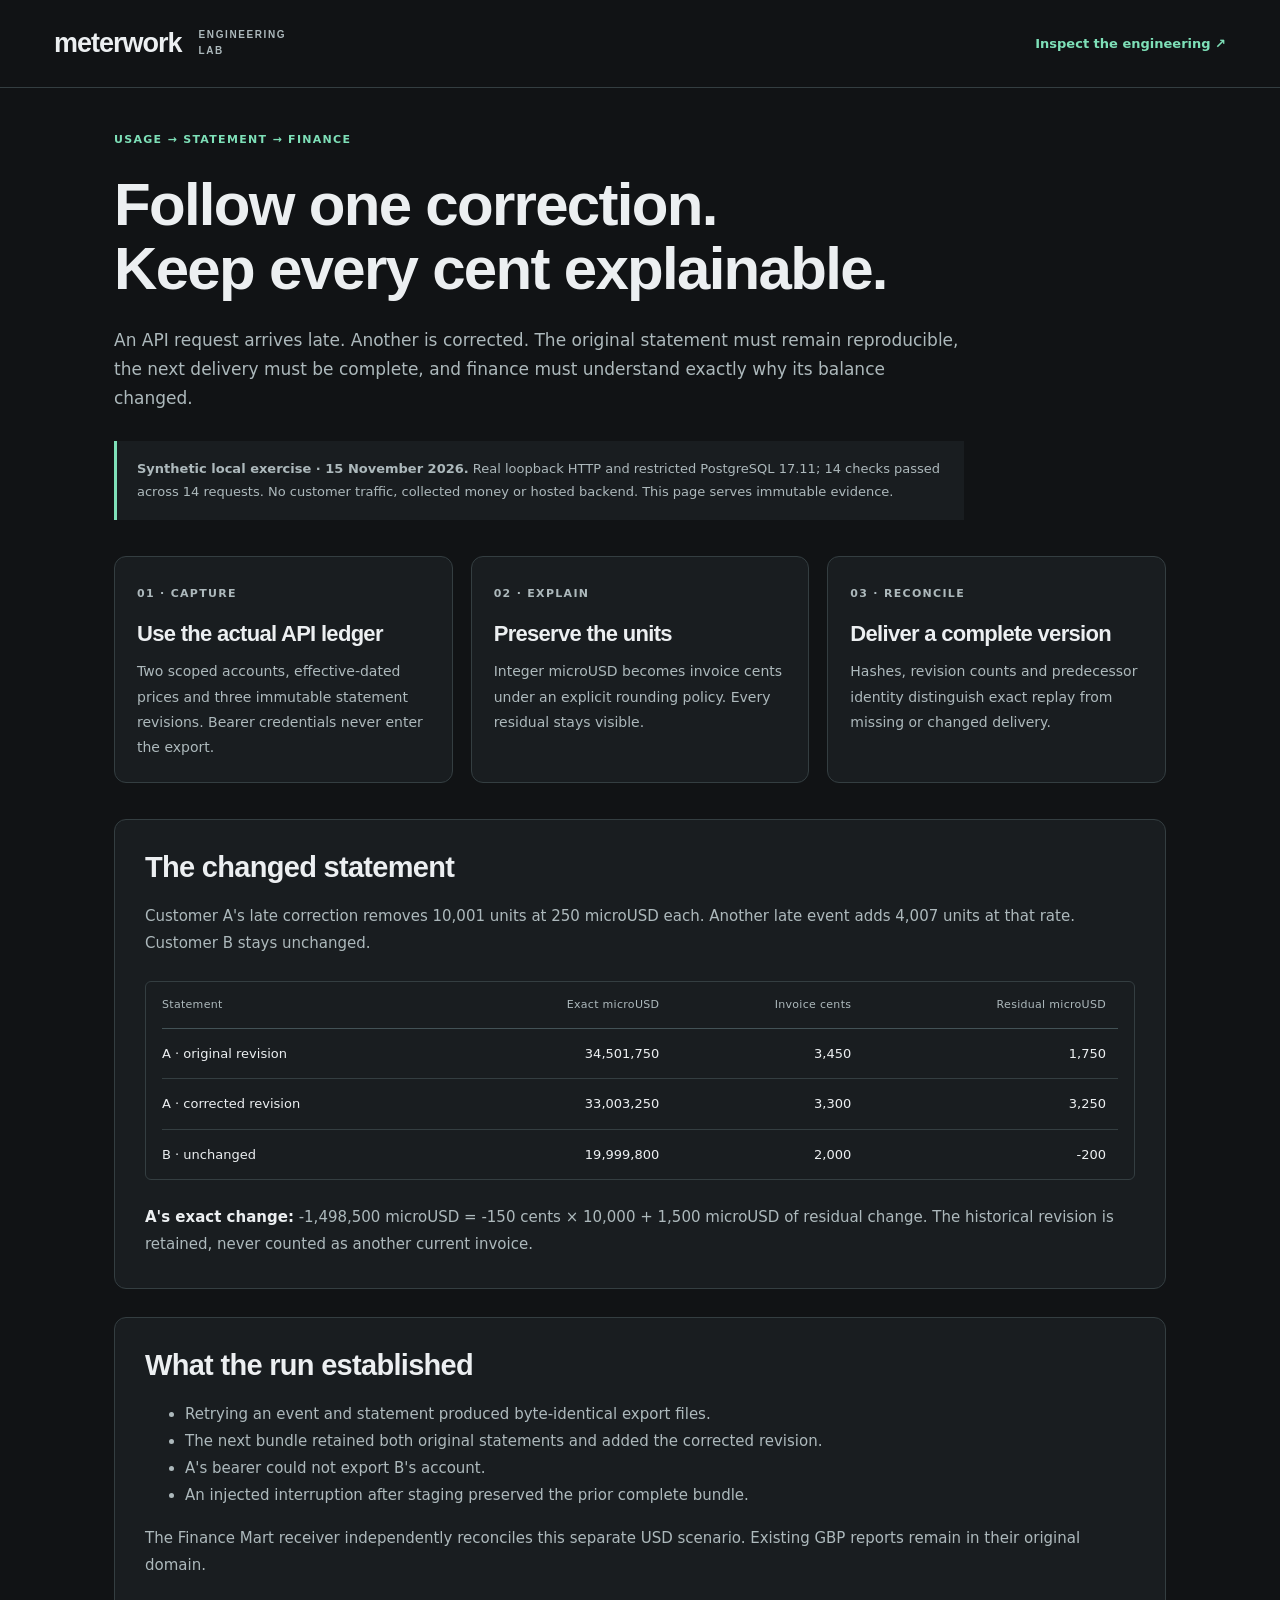
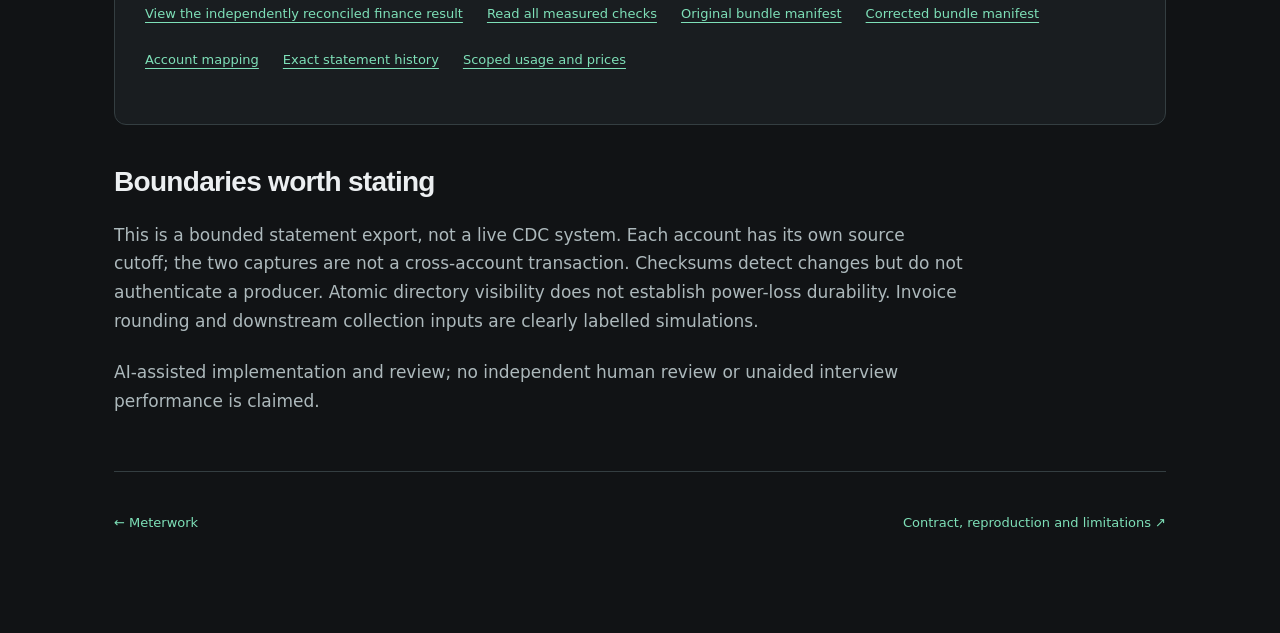
<file: web/finance-bridge/index.html>
<!doctype html>
<html lang="en">
<head><meta charset="utf-8"><meta name="viewport" content="width=device-width,initial-scale=1">
<meta name="description" content="Trace a late usage correction through immutable statements, exact money units and a versioned Finance Mart export. Synthetic local evidence.">
<title>Meterwork → Finance · Follow the correction</title>
<link rel="stylesheet" href="../styles.css?v=5">
<style>main{max-width:1100px;margin:auto;padding:30px 24px 60px}.intro{max-width:760px}.intro h1{font-size:clamp(2.3rem,6vw,4rem);line-height:1.08;margin:24px 0}.intro p{line-height:1.7}.steps{display:grid;grid-template-columns:repeat(3,1fr);gap:16px;margin:30px 0}.steps article{padding:22px}.steps h2{font-size:1.15rem}.proof{padding:24px;margin:24px 0}.proof p,.proof li{line-height:1.65}.links{display:flex;gap:20px;flex-wrap:wrap;margin:24px 0}td,th{padding:14px 12px}code{overflow-wrap:anywhere}.scope{border-left:3px solid #b9aa7e;padding-left:18px}@media(max-width:720px){.steps{grid-template-columns:1fr}.table-scroll{overflow-x:auto}}a{color:inherit}</style></head>
<body class="bridge-page"><a class="skip-link" href="#main">Skip to content</a>
<header class="topbar"><a class="brand" href="../">meterwork <span class="edition">ENGINEERING LAB</span></a><a class="text-link" href="https://github.com/VasilenData/usage-metering-platform/blob/main/docs/FINANCE_BRIDGE.md">Inspect the engineering ↗</a></header>
<main id="main"><section class="intro"><span class="eyebrow">USAGE → STATEMENT → FINANCE</span><h1>Follow one correction.<br>Keep every cent explainable.</h1>
<p>An API request arrives late. Another is corrected. The original statement must remain reproducible, the next delivery must be complete, and finance must understand exactly why its balance changed.</p>
<p class="scope"><strong>Synthetic local exercise · 15 November 2026.</strong> Real loopback HTTP and restricted PostgreSQL 17.11; 14 checks passed across 14 requests. No customer traffic, collected money or hosted backend. This page serves immutable evidence.</p></section>
<section class="steps" aria-label="Integration steps"><article class="panel"><span class="small-label">01 · CAPTURE</span><h2>Use the actual API ledger</h2><p>Two scoped accounts, effective-dated prices and three immutable statement revisions. Bearer credentials never enter the export.</p></article><article class="panel"><span class="small-label">02 · EXPLAIN</span><h2>Preserve the units</h2><p>Integer microUSD becomes invoice cents under an explicit rounding policy. Every residual stays visible.</p></article><article class="panel"><span class="small-label">03 · RECONCILE</span><h2>Deliver a complete version</h2><p>Hashes, revision counts and predecessor identity distinguish exact replay from missing or changed delivery.</p></article></section>
<section class="panel proof"><h2>The changed statement</h2><p>Customer A's late correction removes 10,001 units at 250 microUSD each. Another late event adds 4,007 units at that rate. Customer B stays unchanged.</p>
<div class="table-scroll"><table><caption class="sr-only">Actual exported statement totals and explicit invoice policy</caption><thead><tr><th>Statement</th><th>Exact microUSD</th><th>Invoice cents</th><th>Residual microUSD</th></tr></thead><tbody><tr><td>A · original revision</td><td>34,501,750</td><td>3,450</td><td>1,750</td></tr><tr><td>A · corrected revision</td><td>33,003,250</td><td>3,300</td><td>3,250</td></tr><tr><td>B · unchanged</td><td>19,999,800</td><td>2,000</td><td>-200</td></tr></tbody></table></div>
<p><strong>A's exact change:</strong> -1,498,500 microUSD = -150 cents × 10,000 + 1,500 microUSD of residual change. The historical revision is retained, never counted as another current invoice.</p></section>
<section class="panel proof"><h2>What the run established</h2><ul><li>Retrying an event and statement produced byte-identical export files.</li><li>The next bundle retained both original statements and added the corrected revision.</li><li>A's bearer could not export B's account.</li><li>An injected interruption after staging preserved the prior complete bundle.</li></ul><p>The Finance Mart receiver independently reconciles this separate USD scenario. Existing GBP reports remain in their original domain.</p>
<div class="links"><a href="https://vasilendata.github.io/ecommerce-finance-mart/meterwork-bridge/">View the independently reconciled finance result</a><a href="report.json">Read all measured checks</a><a href="bundle-001/manifest.json">Original bundle manifest</a><a href="bundle-002/manifest.json">Corrected bundle manifest</a></div>
<div class="links"><a href="bundle-002/accounts.json">Account mapping</a><a href="bundle-002/statements.json">Exact statement history</a><a href="bundle-002/source_snapshots.json">Scoped usage and prices</a></div></section>
<section class="intro"><h2>Boundaries worth stating</h2><p>This is a bounded statement export, not a live CDC system. Each account has its own source cutoff; the two captures are not a cross-account transaction. Checksums detect changes but do not authenticate a producer. Atomic directory visibility does not establish power-loss durability. Invoice rounding and downstream collection inputs are clearly labelled simulations.</p><p>AI-assisted implementation and review; no independent human review or unaided interview performance is claimed.</p></section>
<footer><a href="../">← Meterwork</a><a href="https://github.com/VasilenData/usage-metering-platform/blob/main/docs/FINANCE_BRIDGE.md">Contract, reproduction and limitations ↗</a></footer></main></body></html>
</file>
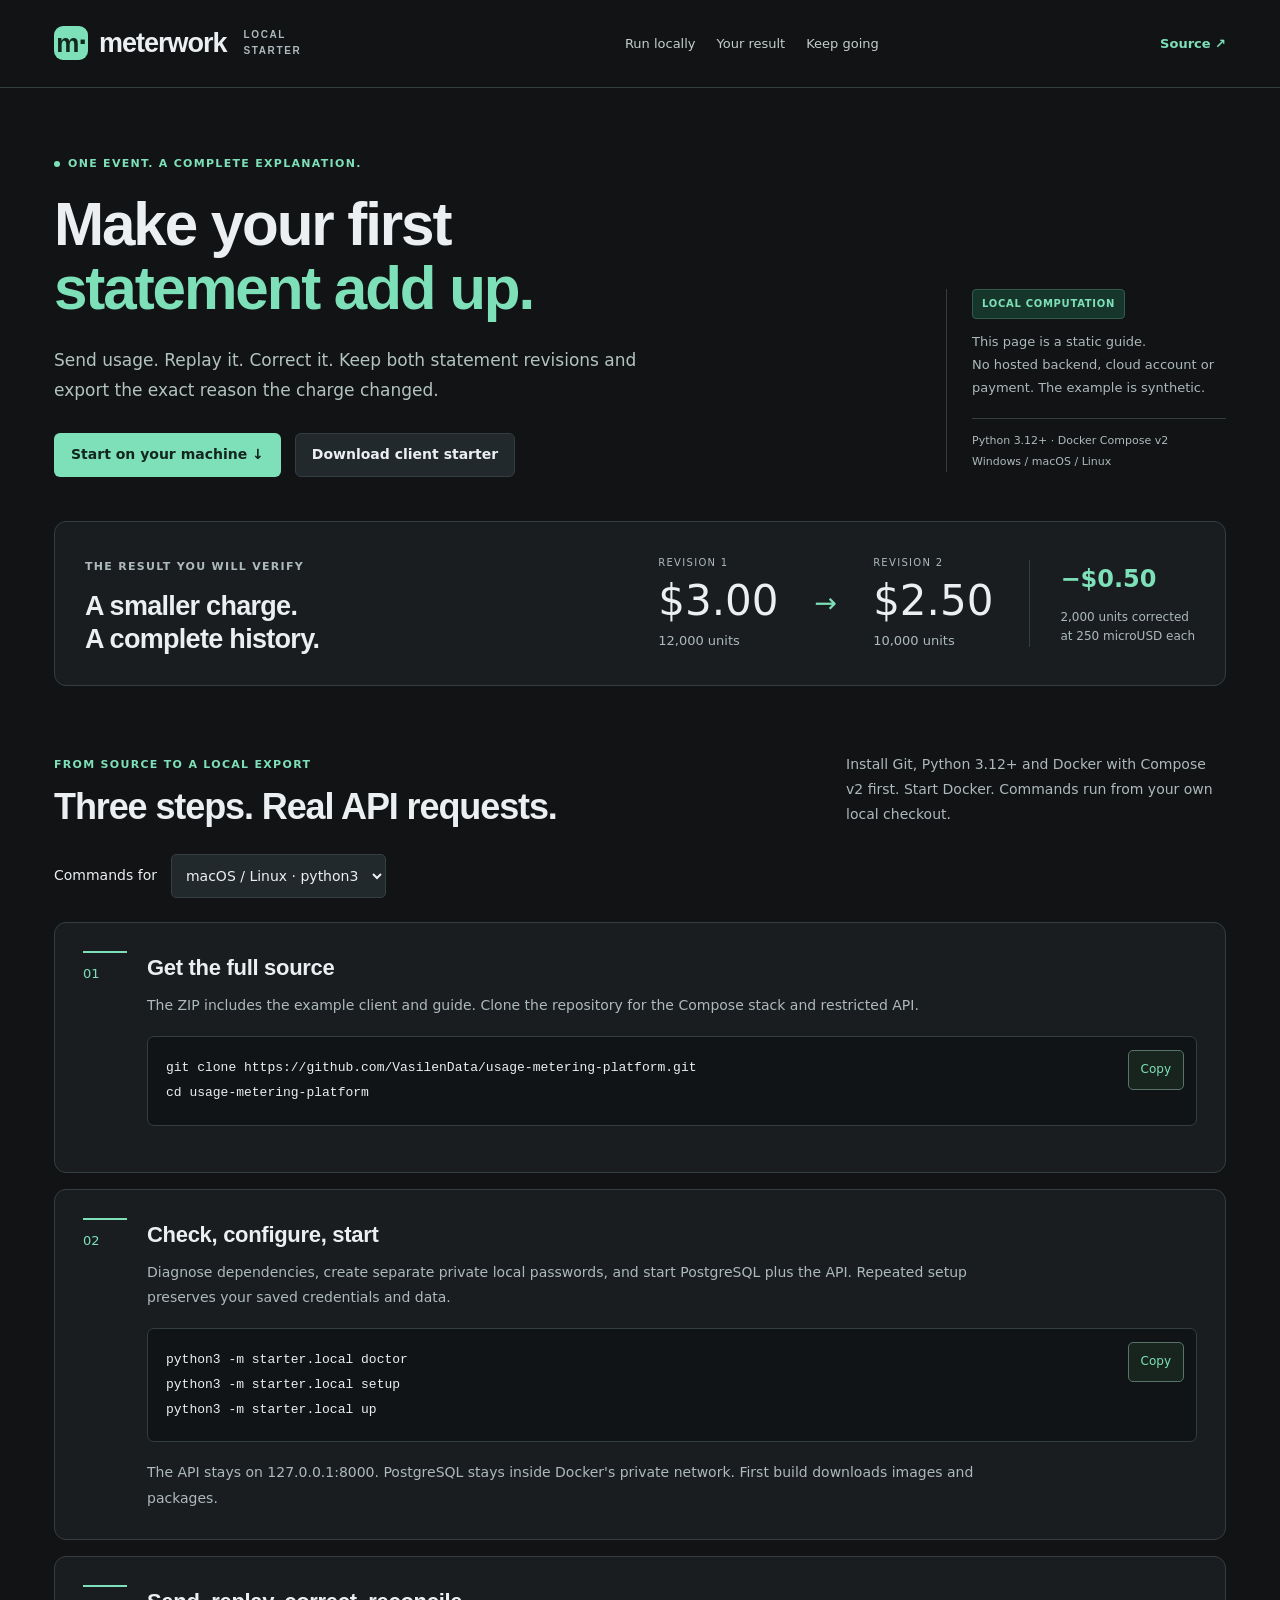
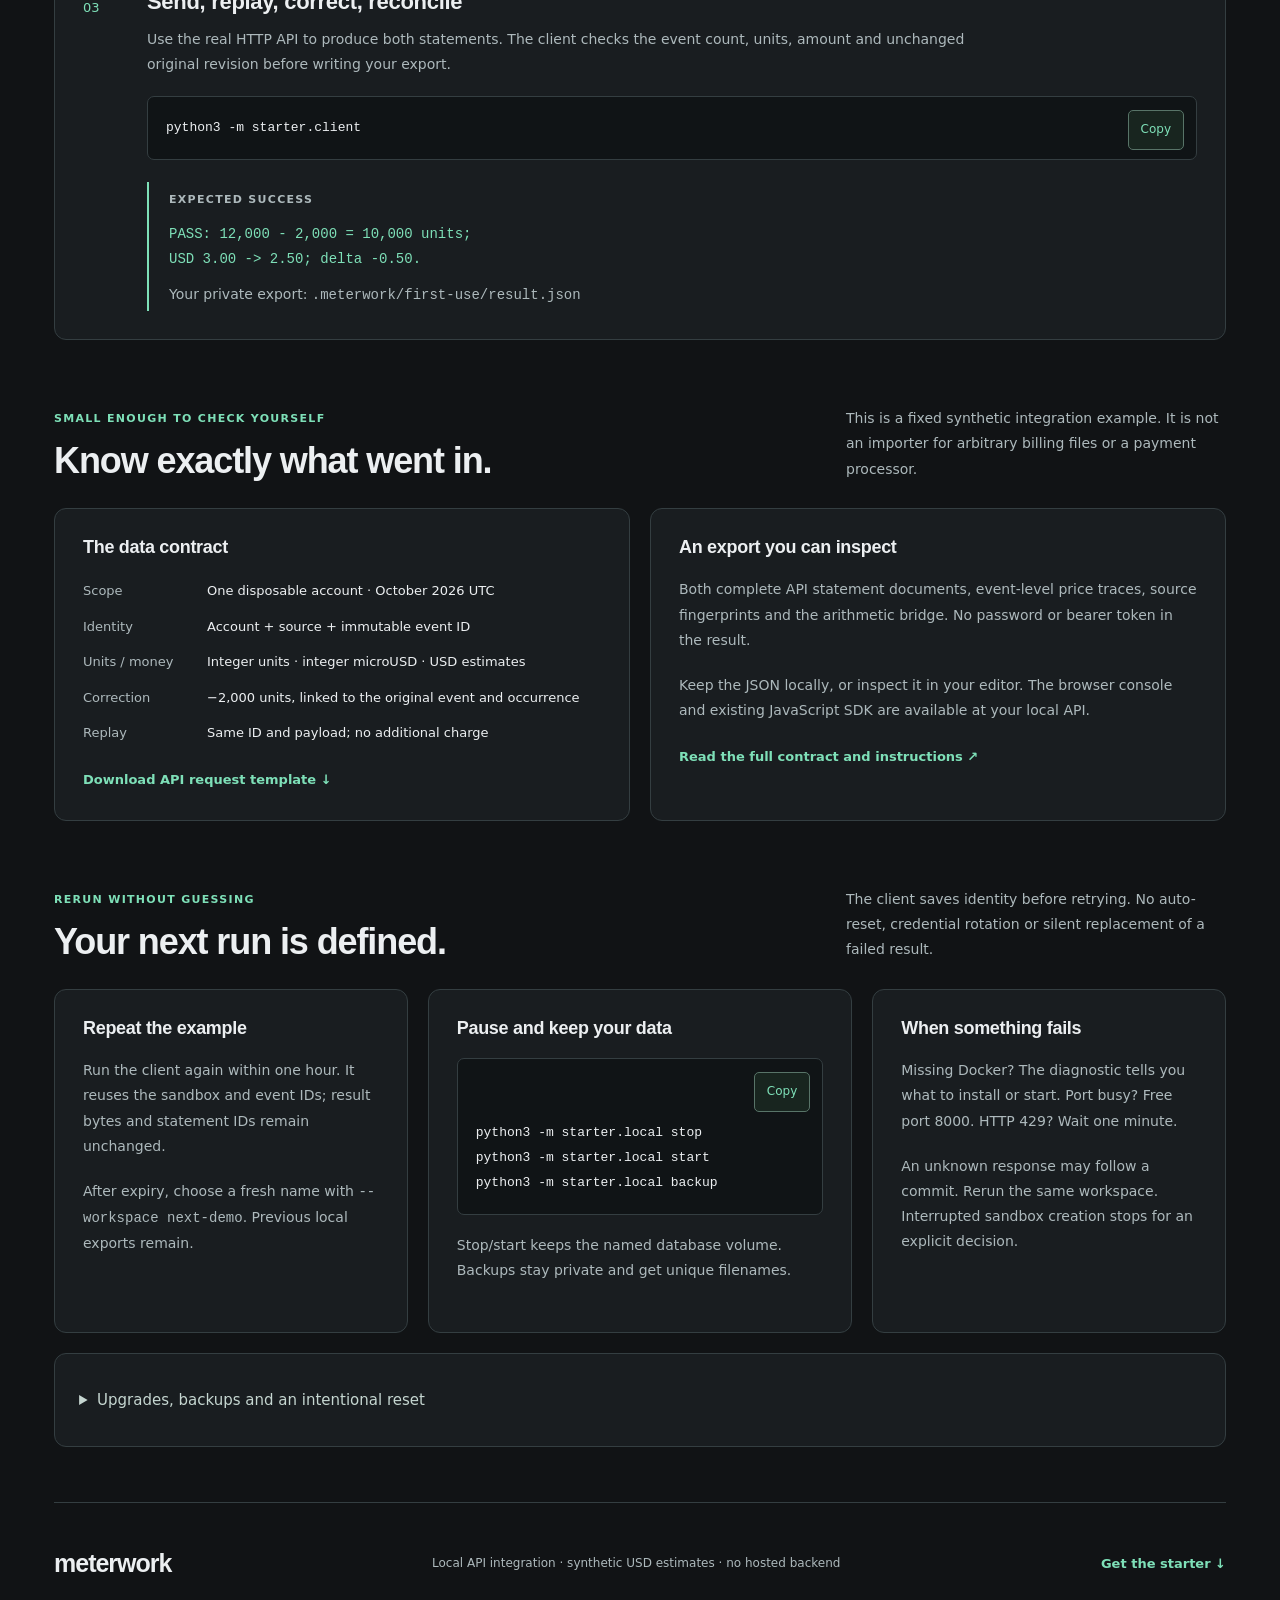
<file: web/start/index.html>
<!doctype html>
<html lang="en">
<head><meta charset="utf-8"><meta name="viewport" content="width=device-width,initial-scale=1"><meta name="theme-color" content="#111315"><meta name="description" content="Run Meterwork locally: send, replay and correct one usage event, then export two reconciled statement revisions."><title>Start locally · Meterwork</title><link rel="stylesheet" href="../styles.css?v=5"><link rel="stylesheet" href="./start.css"></head>
<body>
<a class="skip-link" href="#main">Skip to guide</a>
<header class="topbar"><a class="brand" href="../"><span class="brand-icon" aria-hidden="true">m<span>·</span></span>meterwork<span class="edition">LOCAL STARTER</span></a><nav aria-label="Guide"><a href="#run">Run locally</a><a href="#result">Your result</a><a href="#recover">Keep going</a></nav><a class="text-link" href="https://github.com/VasilenData/usage-metering-platform">Source ↗</a></header>
<main id="main">
<section class="hero"><div><div class="eyebrow"><span class="status-dot"></span> ONE EVENT. A COMPLETE EXPLANATION.</div><h1>Make your first<br><span>statement add up.</span></h1><p class="hero-copy">Send usage. Replay it. Correct it. Keep both statement revisions and export the exact reason the charge changed.</p><div class="hero-actions"><a class="button primary" href="#run">Start on your machine ↓</a><a class="button secondary" href="./meterwork-starter.zip" download>Download client starter</a></div></div><aside class="scope-note"><span class="tag">LOCAL COMPUTATION</span><p>This page is a static guide.<br>No hosted backend, cloud account or payment. The example is synthetic.</p><div class="scope-meta"><span>Python 3.12+ · Docker Compose v2</span><span>Windows / macOS / Linux</span></div></aside></section>
<section class="outcome" id="result" aria-labelledby="result-title"><div><span class="small-label">THE RESULT YOU WILL VERIFY</span><h2 id="result-title">A smaller charge.<br>A complete history.</h2></div><div class="amount"><span>REVISION 1</span><strong>$3.00</strong><small>12,000 units</small></div><span class="change-arrow" aria-hidden="true">→</span><div class="amount"><span>REVISION 2</span><strong>$2.50</strong><small>10,000 units</small></div><div class="delta"><strong>−$0.50</strong><span>2,000 units corrected<br>at 250 microUSD each</span></div></section>
<section id="run" class="section-block" aria-labelledby="run-title"><div class="section-heading"><div><span class="eyebrow">FROM SOURCE TO A LOCAL EXPORT</span><h2 id="run-title">Three steps. Real API requests.</h2></div><p>Install Git, Python 3.12+ and Docker with Compose v2 first. Start Docker. Commands run from your own local checkout.</p></div><div class="platform"><label for="platform">Commands for</label><select id="platform"><option value="unix">macOS / Linux · python3</option><option value="windows">Windows · py -3.12</option><option value="python">Any OS · python</option></select><span id="copy-status" role="status" aria-live="polite"></span></div>
<div class="steps">
<article class="panel step"><span class="step-number">01</span><div><h3>Get the full source</h3><p>The ZIP includes the example client and guide. Clone the repository for the Compose stack and restricted API.</p><div class="command"><pre id="clone"><code>git clone https://github.com/VasilenData/usage-metering-platform.git
cd usage-metering-platform</code></pre><button type="button" data-copy="clone" aria-label="Copy clone commands">Copy</button></div></div></article>
<article class="panel step"><span class="step-number">02</span><div><h3>Check, configure, start</h3><p>Diagnose dependencies, create separate private local passwords, and start PostgreSQL plus the API. Repeated setup preserves your saved credentials and data.</p><div class="command"><pre id="setup"><code>python3 -m starter.local doctor
python3 -m starter.local setup
python3 -m starter.local up</code></pre><button type="button" data-copy="setup" aria-label="Copy setup commands">Copy</button></div><p class="caption">The API stays on 127.0.0.1:8000. PostgreSQL stays inside Docker's private network. First build downloads images and packages.</p></div></article>
<article class="panel step"><span class="step-number">03</span><div><h3>Send, replay, correct, reconcile</h3><p>Use the real HTTP API to produce both statements. The client checks the event count, units, amount and unchanged original revision before writing your export.</p><div class="command"><pre id="client"><code>python3 -m starter.client</code></pre><button type="button" data-copy="client" aria-label="Copy example command">Copy</button></div><div class="expected"><span class="small-label">EXPECTED SUCCESS</span><code>PASS: 12,000 - 2,000 = 10,000 units;<br>USD 3.00 -&gt; 2.50; delta -0.50.</code><p>Your private export: <code>.meterwork/first-use/result.json</code></p></div></div></article>
</div></section>
<section class="section-block" aria-labelledby="contract-title"><div class="section-heading"><div><span class="eyebrow">SMALL ENOUGH TO CHECK YOURSELF</span><h2 id="contract-title">Know exactly what went in.</h2></div><p>This is a fixed synthetic integration example. It is not an importer for arbitrary billing files or a payment processor.</p></div><div class="contract-grid"><article class="panel"><h3>The data contract</h3><dl><dt>Scope</dt><dd>One disposable account · October 2026 UTC</dd><dt>Identity</dt><dd>Account + source + immutable event ID</dd><dt>Units / money</dt><dd>Integer units · integer microUSD · USD estimates</dd><dt>Correction</dt><dd>−2,000 units, linked to the original event and occurrence</dd><dt>Replay</dt><dd>Same ID and payload; no additional charge</dd></dl><a class="text-link" href="./sample.json" download>Download API request template ↓</a></article><article class="panel"><h3>An export you can inspect</h3><p>Both complete API statement documents, event-level price traces, source fingerprints and the arithmetic bridge. No password or bearer token in the result.</p><p>Keep the JSON locally, or inspect it in your editor. The browser console and existing JavaScript SDK are available at your local API.</p><a class="text-link" href="https://github.com/VasilenData/usage-metering-platform/blob/main/docs/FIRST_USE.md">Read the full contract and instructions ↗</a></article></div></section>
<section id="recover" class="section-block" aria-labelledby="recover-title"><div class="section-heading"><div><span class="eyebrow">RERUN WITHOUT GUESSING</span><h2 id="recover-title">Your next run is defined.</h2></div><p>The client saves identity before retrying. No auto-reset, credential rotation or silent replacement of a failed result.</p></div><div class="recovery-grid"><article class="panel"><h3>Repeat the example</h3><p>Run the client again within one hour. It reuses the sandbox and event IDs; result bytes and statement IDs remain unchanged.</p><p>After expiry, choose a fresh name with <code>--workspace next-demo</code>. Previous local exports remain.</p></article><article class="panel"><h3>Pause and keep your data</h3><div class="command"><pre id="restart"><code>python3 -m starter.local stop
python3 -m starter.local start
python3 -m starter.local backup</code></pre><button type="button" data-copy="restart" aria-label="Copy lifecycle commands">Copy</button></div><p>Stop/start keeps the named database volume. Backups stay private and get unique filenames.</p></article><article class="panel"><h3>When something fails</h3><p>Missing Docker? The diagnostic tells you what to install or start. Port busy? Free port 8000. HTTP 429? Wait one minute.</p><p>An unknown response may follow a commit. Rerun the same workspace. Interrupted sandbox creation stops for an explicit decision.</p></article></div><details class="panel more"><summary>Upgrades, backups and an intentional reset</summary><p>Back up before upgrading; retain the source commit and credentials privately. Verify restoration in a separate database before relying on the backup. Major PostgreSQL upgrades need a tested migration. Normal commands never remove the volume.</p><p><a href="https://github.com/VasilenData/usage-metering-platform/blob/main/docs/FIRST_USE.md#stop-restart-backup-upgrade">Follow the upgrade and recovery guide ↗</a>. The separate destructive reset instructions clearly identify the data they remove.</p></details></section>
<footer><a class="brand footer-brand" href="../">meterwork</a><p>Local API integration · synthetic USD estimates · no hosted backend</p><a class="text-link" href="./meterwork-starter.zip" download>Get the starter ↓</a></footer>
</main><script src="./start.js" defer></script></body></html>
</file>
<file: web/styles.css>
:root{color-scheme:dark;--bg:#10191c;--surface:#172226;--surface-2:#1c2a2e;--line:#304044;--muted:#a7b8b7;--text:#edf4ef;--mint:#8de5c5;--dark:#132620;--amber:#f5d28f;--red:#ffb1a9;font-family:Inter,ui-sans-serif,system-ui,-apple-system,BlinkMacSystemFont,"Segoe UI",sans-serif;font-synthesis:none;scroll-behavior:smooth}
*{box-sizing:border-box}body{margin:0;background:var(--bg);color:var(--text);font-size:15px;line-height:1.5}button,input{font:inherit}button,a,input,summary{-webkit-tap-highlight-color:transparent}a{color:inherit;text-decoration:none}a:hover{text-decoration:underline;text-underline-offset:4px}button{cursor:pointer}button:disabled{cursor:not-allowed;opacity:.46}button:focus-visible,a:focus-visible,input:focus-visible,summary:focus-visible{outline:3px solid var(--mint);outline-offset:4px}h1,h2,h3,p{margin:0}h2{font-size:24px;font-weight:600;letter-spacing:-.7px}h3{font-size:18px;font-weight:600;letter-spacing:-.3px}[hidden]{display:none!important}.topbar{max-width:1440px;margin:auto;min-height:92px;padding:0 54px;display:flex;align-items:center;justify-content:space-between;border-bottom:1px solid var(--line);gap:32px}.brand{font-size:25px;letter-spacing:-1px;font-weight:650;display:flex;align-items:center;gap:11px;white-space:nowrap}.brand-icon{background:var(--mint);color:var(--dark);width:34px;height:34px;border-radius:9px;text-align:center;line-height:31px;font-size:26px;font-weight:800}.brand-icon span{font-size:30px}.edition{font-size:9px;letter-spacing:1.6px;line-height:1.6;color:var(--muted);font-weight:650;margin-left:6px;max-width:100px;white-space:normal}.topbar nav{display:flex;gap:28px;font-size:13px;color:#c2cfca}.text-link{font-size:13px;font-weight:550;color:var(--mint);white-space:nowrap}main{max-width:1440px;margin:auto;padding:0 54px}.hero{display:flex;justify-content:space-between;align-items:center;padding:65px 0 46px;gap:48px}.eyebrow,.small-label{font-size:10px;line-height:1.5;letter-spacing:1.5px;font-weight:650;color:var(--muted)}.eyebrow{color:var(--mint);display:flex;align-items:center;gap:8px}.status-dot{height:6px;width:6px;border-radius:50%;background:var(--mint)}h1{font-size:clamp(42px,4.6vw,64px);line-height:1.08;font-weight:550;letter-spacing:-2.7px;margin:17px 0 21px}h1 span{color:var(--mint)}.hero-copy{max-width:530px;color:#b3c3bf;font-size:15px;line-height:1.7}.scope-note{align-self:flex-end;width:260px;border-left:1px solid var(--line);padding-left:25px;margin-bottom:5px;flex-shrink:0}.scope-note p{font-size:12px;line-height:1.75;color:var(--muted);margin-top:12px}.scope-meta{border-top:1px solid var(--line);padding-top:13px;margin-top:18px;display:flex;flex-direction:column;gap:3px;font-size:10px;color:var(--muted)}.tag{display:inline-block;font-size:9px;letter-spacing:1px;font-weight:650;color:var(--mint);padding:5px 8px;border:1px solid #315c4d;border-radius:4px;background:#16362c;white-space:nowrap}.tag.neutral{color:#b6c5c2;border-color:var(--line);background:transparent}.tag.warning{color:var(--amber);border-color:#5f5134;background:#342e21}.workspace-bar{display:flex;justify-content:space-between;align-items:center;padding:18px 0;border-top:1px solid var(--line);gap:20px}.workspace-bar>div:first-child{display:flex;align-items:center;gap:14px;flex-wrap:wrap}.workspace-bar strong{font-size:13px;font-weight:550}.mono{font-family:ui-monospace,SFMono-Regular,Consolas,monospace;font-size:11px;color:var(--muted)}.toolbar{display:flex;align-items:center;gap:9px}.button{border:1px solid transparent;border-radius:6px;padding:9px 14px;font-size:12px;font-weight:600;line-height:1.4;transition:background .15s,transform .15s}.button:not(:disabled):active{transform:translateY(1px)}.button.primary{background:var(--mint);color:var(--dark)}.button.primary:hover{background:#b3f4db}.button.secondary{background:var(--surface-2);color:var(--text);border-color:var(--line)}.button.secondary:hover{background:#2a3c40}.button.subtle{background:transparent;color:var(--muted);border-color:var(--line)}.button.subtle:hover{color:var(--text);background:var(--surface)}.full-width{width:100%;margin-top:10px}.metrics{display:grid;grid-template-columns:repeat(4,1fr);gap:14px;margin:3px 0 22px}.metric{background:var(--surface);border:1px solid var(--line);border-radius:8px;padding:22px}.metric strong{display:block;font-size:34px;font-weight:500;letter-spacing:-1.2px;margin:12px 0 7px;font-variant-numeric:tabular-nums}.metric>span:last-child{font-size:11px;color:var(--muted)}.console-grid{display:grid;grid-template-columns:1.55fr 1fr;gap:22px}.panel{border:1px solid var(--line);border-radius:9px;background:var(--surface);padding:25px;min-width:0}.panel-heading{display:flex;align-items:center;justify-content:space-between;gap:15px;margin-bottom:22px}.panel-heading h2{margin-top:4px;font-size:22px}.body-copy{font-size:13px;color:var(--muted);line-height:1.7}.caption{font-size:11px;line-height:1.6;color:var(--muted)}.usage-chart{height:240px;margin-top:15px;display:flex;align-items:center;justify-content:center}.usage-chart svg{width:100%;height:100%;overflow:visible}.usage-panel>.caption{border-top:1px solid var(--line);padding-top:18px;margin-top:16px}.chart-summary{font-size:12px}.field-label{font-size:11px;color:#c3d2cd;display:block;margin:19px 0 7px}.input-action{display:flex;gap:10px}.input-action input{flex:1;min-width:0}.input-action .button{flex-shrink:0}input{background:#101b1e;border:1px solid #415558;color:var(--text);border-radius:5px;padding:9px 12px;font-size:12px;min-width:0}input[type=month]{max-width:160px;padding:7px 9px}.demo-panel>.caption{margin-top:13px}.request-result{padding:12px;border:1px solid var(--line);border-radius:5px;margin-top:16px;font-size:11px;color:var(--muted);overflow-wrap:anywhere}.request-result.success{color:var(--mint);border-color:#315c4d}.request-result.failure{color:var(--red);border-color:#6d3e3b}details>summary{cursor:pointer;list-style-position:outside;font-size:11px;color:#c5d6d0;margin-left:14px;padding:3px 0}.auth-details{margin-top:18px}.auth-details input{width:100%}.auth-details .caption{margin-top:9px}.section-panel{margin-top:24px}.section-panel>.body-copy{margin-top:-7px;margin-bottom:20px}.table-scroll{overflow-x:auto}table{border-collapse:collapse;width:100%;text-align:left;white-space:nowrap}th{font-size:10px;color:var(--muted);font-weight:500;padding:11px 12px;border-bottom:1px solid #435256}th:first-child,td:first-child{padding-left:0}td{font-size:12px;padding:16px 12px;border-bottom:1px solid var(--line)}tbody tr:last-child td{border-bottom:0}.numeric{text-align:right;font-variant-numeric:tabular-nums}td strong{font-weight:550}td small{display:block;font-size:10px;color:var(--muted);margin-top:4px}.empty{text-align:center!important;color:var(--muted);font-size:12px;padding:28px!important}.definitions{border-top:1px solid var(--line);padding-top:15px;margin-top:14px}.definitions>div,.definitions>dl{padding-top:10px}.definitions dl{font-size:11px;line-height:1.6}.definitions dt{font-weight:600;color:#d2ded9;margin-top:9px;text-transform:capitalize}.definitions dd{margin:3px 0 12px;color:var(--muted);overflow-wrap:anywhere}.definitions .caption{margin-top:12px}.section-block{margin-top:55px}.section-heading{display:flex;justify-content:space-between;align-items:flex-end;gap:40px;margin-bottom:25px}.section-heading h2{font-size:32px;line-height:1.2;margin-top:13px;letter-spacing:-1.1px;font-weight:500}.section-heading>p{font-size:13px;color:var(--muted);max-width:380px;line-height:1.7}.analytics-grid{display:grid;grid-template-columns:1fr 1fr;gap:22px}.funnel{display:flex;flex-direction:column;gap:14px;margin:30px 0}.funnel-row{display:grid;grid-template-columns:82px 1fr 45px;align-items:center;gap:12px;font-size:12px}.funnel-label{text-transform:capitalize;color:#c3d4cc}.funnel-track{height:15px;border-radius:3px;background:#273b3c;overflow:hidden}.funnel-bar{height:100%;min-width:0;background:var(--mint);border-radius:3px}.funnel-row:nth-child(2) .funnel-bar{background:#62b99f}.funnel-row:nth-child(3) .funnel-bar{background:#3d8c76}.funnel-count{text-align:right;font-variant-numeric:tabular-nums}.mini-metrics{display:grid;grid-template-columns:1fr 1fr;border-top:1px solid var(--line);padding-top:23px;gap:20px}.mini-metrics strong{display:block;font-size:26px;font-weight:500;margin:7px 0 3px}.mini-metrics .caption{display:block}.experiment-arms{display:grid;grid-template-columns:1fr 1fr;gap:15px}.arm{border:1px solid var(--line);border-radius:5px;padding:16px}.arm strong{display:block;font-size:26px;font-weight:500;margin:8px 0 4px}.arm p{font-size:10px;color:var(--muted)}.experiment-summary{display:flex;justify-content:space-between;align-items:center;flex-wrap:wrap;gap:6px;margin:22px 0;font-size:12px}.experiment-summary strong{font-size:16px;font-weight:500}.experiment-summary>.caption{width:100%}.reason-list{font-size:11px;color:var(--amber);line-height:1.65;padding-left:17px;margin:0}.reason-list li+li{margin-top:6px}.scenario-grid{display:grid;grid-template-columns:repeat(4,1fr);gap:14px}.scenario{position:relative;background:var(--surface);border:1px solid var(--line);border-radius:8px;padding:21px;color:var(--text);text-align:left;min-height:180px;transition:background .15s,border-color .15s}.scenario:hover{background:var(--surface-2);border-color:#5a8c79}.scenario-number{font-size:9px;letter-spacing:1.3px;color:var(--mint);font-weight:600}.scenario strong{display:block;font-size:19px;letter-spacing:-.5px;font-weight:550;margin:17px 0 8px}.scenario>span:nth-last-child(2){display:block;color:var(--muted);font-size:11px;line-height:1.7;padding-right:8px}.scenario-arrow{position:absolute;right:15px;bottom:11px;color:var(--mint);font-size:19px}.evidence-output{margin-top:16px;padding:19px 22px}.evidence-output>.body-copy{margin-top:8px}.checks{margin:12px 0 0;padding:0;list-style:none;display:grid;gap:9px}.checks li{display:grid;grid-template-columns:42px 1fr;gap:10px;font-size:12px}.check-pass{color:var(--mint)}.check-fail{color:var(--red)}.checks small{display:block;color:var(--muted);font-size:11px;margin-top:2px}footer{display:flex;align-items:center;justify-content:space-between;gap:20px;padding:40px 0;border-top:1px solid var(--line);margin-top:55px}.footer-brand{font-size:22px}.footer-brand .edition{max-width:130px;font-size:8px}footer p{font-size:10px;color:var(--muted)}.toast{position:fixed;bottom:24px;left:50%;transform:translateX(-50%);background:#d3f7e7;color:var(--dark);font-size:12px;padding:12px 18px;border-radius:7px;max-width:calc(100% - 40px);z-index:10;box-shadow:0 5px 30px #0005}.notice{border:1px solid #7a4b45;background:#3c2725;color:var(--red);padding:13px 16px;border-radius:6px;font-size:12px;margin:10px 0 18px}.sr-only{position:absolute;width:1px;height:1px;padding:0;margin:-1px;overflow:hidden;clip:rect(0,0,0,0);white-space:nowrap;border:0}.skip-link{position:fixed;top:-80px;left:20px;background:var(--mint);color:var(--dark);padding:10px 15px;z-index:20}.skip-link:focus{top:15px}
@media(min-width:1500px){.hero{padding-top:85px}}
@media(max-width:1100px){.topbar,main{padding-left:30px;padding-right:30px}.topbar nav{gap:19px}.edition{display:none}.hero{gap:25px}.console-grid{grid-template-columns:1.25fr 1fr}.metric{padding:18px}.metric strong{font-size:29px}.metric>span:last-child{font-size:10px}.panel{padding:21px}.scenario{padding:17px}.scenario strong{font-size:17px}}
@media(max-width:800px){.topbar{min-height:75px}.topbar nav{display:none}.hero{padding-top:42px;align-items:flex-start;gap:25px}.scope-note{width:205px}.hero-copy{font-size:13px}h1{font-size:44px}.metrics{grid-template-columns:repeat(2,1fr)}.console-grid,.analytics-grid{grid-template-columns:1fr}.usage-chart{height:230px}.scenario-grid{grid-template-columns:repeat(2,1fr)}.scenario{min-height:155px}.section-heading{align-items:flex-start;gap:25px}.section-heading>p{max-width:280px;font-size:12px}.section-heading h2{font-size:28px}footer{flex-wrap:wrap}.workspace-bar .mono{display:none}.experiment-arms .arm strong{font-size:30px}}
@media(max-width:520px){.topbar,main{padding-left:20px;padding-right:20px}.topbar{gap:15px}.brand{font-size:23px}.hero{display:block;padding-top:33px;padding-bottom:30px}.eyebrow{font-size:8px;letter-spacing:1.2px}h1{font-size:45px;letter-spacing:-2px}.hero-copy{font-size:13px}.scope-note{border:1px solid var(--line);border-radius:6px;padding:13px 16px;margin-top:24px;width:100%}.scope-note p{display:inline-block;margin:0 0 0 13px;vertical-align:middle;font-size:10px}.scope-note .tag{font-size:8px}.scope-meta{flex-direction:row;justify-content:space-between;margin-top:12px;padding-top:9px;font-size:9px}.workspace-bar{align-items:flex-start}.workspace-bar>div:first-child{gap:3px;flex-direction:column;align-items:flex-start}.workspace-bar strong{font-size:12px}.button{font-size:11px;padding:8px 11px}.toolbar{gap:6px}.metrics{gap:10px}.metric{padding:16px 14px}.metric .small-label{font-size:8px;letter-spacing:1px}.metric strong{font-size:29px;margin:10px 0 5px}.metric>span:last-child{font-size:9px}.panel{padding:18px}.panel-heading{gap:10px;align-items:flex-start}.panel-heading h2{font-size:20px}.panel-heading h3{font-size:16px}.panel-heading .tag{font-size:7px;padding:5px}.usage-chart{height:200px}.section-panel>.panel-heading{flex-direction:column;gap:15px}.section-panel .toolbar{width:100%;justify-content:space-between}td,th{font-size:10px}.section-block{margin-top:38px}.section-heading{display:block}.section-heading h2{font-size:29px}.section-heading>p{max-width:100%;margin-top:16px}.scenario-grid{gap:10px}.scenario{padding:16px 14px;min-height:165px}.scenario-number{font-size:8px;letter-spacing:.6px}.scenario strong{font-size:17px}.scenario>span:nth-last-child(2){font-size:10px}.mini-metrics .small-label{font-size:8px}.funnel-row{grid-template-columns:70px 1fr 35px;gap:10px}.brand.footer-brand{font-size:23px}footer{margin-top:35px;padding:28px 0;gap:12px}footer p{width:100%;order:3}.scope-meta #snapshot-time{font-size:8px}.experiment-arms{gap:9px}.arm{padding:13px}.experiment-summary{margin:17px 0}}
@media(prefers-reduced-motion:reduce){:root{scroll-behavior:auto}*{transition:none!important}}

.onboarding-guidance{margin-top:14px}
.toolbar .button{white-space:nowrap}
.snapshot-panel h2{font-size:26px;line-height:1.25;margin:18px 0}.snapshot-panel>.button{display:inline-block;margin:23px 0;line-height:1.7}.evidence-output>.text-link{display:inline-block;margin-top:12px}

#reconciliation{margin:25px 0 40px}.revision-stages{display:grid;grid-template-columns:repeat(3,1fr);gap:15px;margin:20px 0}.revision-stage{border:1px solid var(--line);border-radius:6px;padding:20px}.revision-stage h3{font-size:14px;margin:12px 0}.revision-stage>strong{display:block;color:var(--mint);font-size:25px;font-weight:500;margin:12px 0}.evidence-links{display:flex;gap:24px;flex-wrap:wrap;font-size:12px;color:var(--mint);margin-top:16px}select{color:var(--text);background:var(--surface-2);border:1px solid var(--line);border-radius:5px;padding:10px;font:inherit}select:focus-visible{outline:3px solid var(--mint);outline-offset:3px}#reconciliation .section-heading>p{max-width:420px}@media(max-width:800px){.revision-stages{grid-template-columns:1fr}.revision-stage{padding:16px}.evidence-links{gap:12px}.topbar nav{gap:13px}}

/* Charcoal / mint presentation refinement, 15 November 2026.
   UI-only: API behavior, published evidence and numeric content are unchanged. */
@font-face{font-family:Public Sans;src:url(https://vasilendata.github.io/fonts/public-sans.woff2) format("woff2");font-weight:100 900;font-display:swap}
@font-face{font-family:Bricolage;src:url(https://vasilendata.github.io/fonts/bricolage-grotesque.woff2) format("woff2");font-weight:200 800;font-display:swap}
:root{--bg:#111315;--surface:#191d20;--surface-2:#22292c;--line:#343e41;--muted:#adb9bc;--text:#eceff1;--mint:#7ee0b8;font-family:"Public Sans","Segoe UI",system-ui,sans-serif}
body{font-size:16px;line-height:1.65}::selection{background:var(--mint);color:#111315}h1,h2,h3,.brand{font-family:Bricolage,"Segoe UI",sans-serif}h2,h3{line-height:1.2}.topbar,main{max-width:1320px}.topbar{min-height:88px}.brand{font-size:27px}.edition{font-size:10px}.topbar nav{font-size:13px;gap:21px}.hero{padding:68px 0 44px;gap:40px}h1{font-size:clamp(44px,4.7vw,66px);font-weight:600;letter-spacing:-2.1px;margin:20px 0 24px}.hero-copy{font-size:17px;line-height:1.75;max-width:590px}.eyebrow,.small-label{font-size:11px;letter-spacing:1.3px}.scope-note{width:255px}.scope-note p{font-size:13px}.scope-meta{font-size:11px;line-height:1.7}.tag{font-size:10px;letter-spacing:.7px;padding:6px 9px}.hero-actions{display:flex;gap:14px;flex-wrap:wrap;margin-top:27px}.hero-actions a{display:inline-flex;align-items:center;justify-content:center;min-height:44px;padding:10px 16px}.button{font-size:13px;min-height:40px;padding:10px 15px}.metrics{gap:16px;margin-bottom:26px}.metric{padding:24px;border-radius:10px}.metric strong{font-family:Bricolage,"Segoe UI",sans-serif;font-size:39px;font-weight:500;letter-spacing:-1.2px}.metric>span:last-child{font-size:12px}.panel{padding:28px;border-radius:12px}.panel-heading h2{font-size:25px;line-height:1.2}.body-copy{font-size:14px;line-height:1.8}.caption{font-size:12px;line-height:1.75}.section-block{margin-top:66px}.section-heading h2{font-size:36px;line-height:1.15;font-weight:600}.section-heading>p{font-size:14px;line-height:1.8}.section-panel{margin-top:28px}.section-panel>.body-copy{margin-bottom:24px}th{font-size:11px;padding:14px 12px;letter-spacing:.3px}td{font-size:13px;padding:18px 12px}td small{font-size:11px}.table-scroll{border-radius:6px}tbody tr:hover{background:#202b27}.definitions{padding-top:18px;margin-top:18px}details>summary{font-size:13px;padding:6px 0}.definitions dl,.definitions .caption{font-size:12px}.funnel-row{font-size:13px}.arm p{font-size:12px}.reason-list{font-size:12px;line-height:1.8}.evidence-links{font-size:13px;gap:22px;line-height:1.8}.evidence-links a{text-decoration:underline;text-underline-offset:4px}.revision-stage{background:#141a18;padding:23px;border-radius:9px}.revision-stage h3{font-size:16px;line-height:1.35}.revision-stage>strong{font-family:Bricolage,"Segoe UI",sans-serif;font-size:29px}.snapshot-panel h2{font-size:30px}.checks li{font-size:13px}.checks small{font-size:12px}.text-link{font-size:13px}.scenario-number{font-size:10px}.scenario>span:nth-last-child(2){font-size:12px}.scenario strong{font-size:21px}.field-label{font-size:13px}input{font-size:13px}.request-result{font-size:12px}footer p{font-size:12px}.brand.footer-brand{font-size:25px}
.bridge-page main{padding-top:44px}.bridge-page .intro{max-width:850px}.bridge-page .intro h1{font-size:clamp(40px,5vw,60px);letter-spacing:-1.7px;font-weight:600}.bridge-page .intro>p{font-size:17px;color:var(--muted);margin:22px 0}.bridge-page .intro .scope{font-size:13px;line-height:1.8;background:var(--surface);padding:16px 20px;border-color:var(--mint);margin:28px 0}.bridge-page .steps{margin:36px 0;gap:18px}.bridge-page .steps h2{margin:16px 0 12px;font-size:22px}.bridge-page .steps p{font-size:14px;color:var(--muted);line-height:1.8}.bridge-page .proof{padding:30px;margin:28px 0}.bridge-page .proof h2{font-size:29px;margin-bottom:18px}.bridge-page .proof p,.bridge-page .proof li{font-size:15px;line-height:1.8;color:var(--muted)}.bridge-page .proof strong{color:var(--text)}.bridge-page .table-scroll{margin:24px 0;border:1px solid var(--line);padding:0 16px}.bridge-page td,.bridge-page th{text-align:right}.bridge-page td:first-child,.bridge-page th:first-child{text-align:left}.bridge-page .links{gap:15px 24px}.bridge-page .links a{color:var(--mint);font-size:13px;text-decoration:underline;text-underline-offset:4px}.bridge-page .intro h2{font-size:28px;margin:40px 0 14px}.bridge-page footer a{color:var(--mint);font-size:13px}
@media(max-width:1100px){.topbar,main{padding-left:30px;padding-right:30px}.topbar nav{gap:16px}.hero{gap:28px}.scope-note{width:225px}.hero-copy{font-size:16px}.metric{padding:20px}.metric strong{font-size:34px}.panel{padding:24px}.section-heading h2{font-size:33px}}
@media(max-width:800px){.topbar{flex-wrap:wrap;padding-top:20px;padding-bottom:15px;gap:18px}.topbar nav{display:flex;order:3;width:100%;overflow-x:auto;padding-bottom:5px;white-space:nowrap;gap:24px}.hero{align-items:flex-start;padding-top:42px}.scope-note{width:205px}.hero-copy{font-size:15px}h1{font-size:45px}.section-heading>p{font-size:13px}.metrics{gap:12px}.metric>span:last-child{font-size:12px}.scenario{min-height:170px}.panel-heading h2{font-size:23px}}
@media(max-width:520px){.topbar,main{padding-left:20px;padding-right:20px}.topbar nav{font-size:12px;gap:22px}.hero{padding-top:32px}.eyebrow,.small-label{font-size:10px;letter-spacing:1px}h1{font-size:44px;letter-spacing:-1.6px}.hero-copy{font-size:15px}.hero-actions{gap:10px}.hero-actions a{font-size:12px;min-height:44px;padding:10px 12px}.scope-note{width:100%;padding:16px}.scope-note p{display:block;font-size:12px;margin:10px 0 0}.scope-note .tag{font-size:10px}.scope-meta{font-size:10px;gap:10px;flex-direction:column}.scope-meta #snapshot-time{font-size:10px}.metric{padding:18px 15px}.metric .small-label{font-size:10px;line-height:1.6}.metric strong{font-size:32px;margin:12px 0 8px}.metric>span:last-child{font-size:11px;line-height:1.7;display:block}.panel{padding:21px}.panel-heading .tag{font-size:9px;padding:5px 7px}.panel-heading h2{font-size:23px}.panel-heading h3{font-size:20px}.section-heading h2{font-size:31px}.section-heading>p,.body-copy{font-size:14px}.section-block{margin-top:48px}.button{font-size:12px;padding:10px 12px;min-height:42px}.caption{font-size:12px}.experiment-arms .arm strong{font-size:28px}.arm{padding:16px}.arm p{font-size:11px}.scenario-number{font-size:9px}.scenario>span:nth-last-child(2){font-size:12px}.scenario{min-height:185px}.scenario strong{font-size:20px}td{font-size:12px}th{font-size:11px}.mini-metrics .small-label{font-size:10px}.funnel-row{font-size:12px}.revision-stage{padding:20px}.bridge-page main{padding:32px 20px 45px}.bridge-page .intro h1{font-size:40px}.bridge-page .intro>p{font-size:16px}.bridge-page .proof{padding:22px}.bridge-page .proof h2{font-size:26px}.bridge-page .intro .scope{font-size:12px}.bridge-page .table-scroll{margin:20px -9px}.bridge-page .steps h2{font-size:23px}.bridge-page .intro h2{font-size:27px}}
</file>
<file: web/start/start.css>
.outcome{display:flex;align-items:center;gap:36px;border:1px solid var(--line);border-radius:12px;padding:30px;background:var(--surface)}.outcome h2{margin-top:12px;font-size:27px}.outcome>div:first-child{flex:1}.amount{display:flex;flex-direction:column;gap:6px}.amount>span{font-size:10px;letter-spacing:1.3px;color:var(--muted)}.amount strong{font-family:Bricolage,system-ui,sans-serif;font-size:42px;line-height:1.1;font-weight:500}.amount small{color:var(--muted);font-size:13px}.change-arrow{color:var(--mint);font-size:27px}.delta{border-left:1px solid var(--line);padding-left:30px;display:flex;flex-direction:column;gap:8px}.delta strong{color:var(--mint);font-size:24px}.delta span{font-size:12px;color:var(--muted)}.platform{display:flex;align-items:center;gap:14px;flex-wrap:wrap;margin:24px 0;font-size:14px}.platform select{min-height:44px}.platform [role=status]{color:var(--mint);font-size:13px}.steps{display:grid;gap:16px}.step{display:grid;grid-template-columns:44px 1fr;gap:20px}.step-number{font-size:13px;color:var(--mint);border-top:2px solid var(--mint);padding-top:10px}.step h3{font-size:22px;margin:4px 0 12px}.step p{font-size:14px;color:var(--muted);max-width:850px;line-height:1.8}.command{position:relative;margin:18px 0;background:#101416;border:1px solid var(--line);border-radius:7px;padding:19px 90px 19px 18px;min-width:0}.command pre{margin:0;overflow-x:auto;font-size:13px;line-height:1.9;white-space:pre-wrap;overflow-wrap:anywhere}.command button{position:absolute;right:12px;top:13px;border:1px solid #587468;color:var(--mint);background:#18251f;border-radius:5px;min-height:40px;padding:6px 12px;font-size:12px}.expected{border-left:2px solid var(--mint);padding:3px 0 3px 20px;margin-top:22px}.expected>code{display:block;color:var(--mint);font-size:14px;line-height:1.8;margin:10px 0}.expected p{overflow-wrap:anywhere}.contract-grid{display:grid;grid-template-columns:1fr 1fr;gap:20px}.contract-grid h3,.recovery-grid h3{margin-bottom:19px}.contract-grid p,.recovery-grid p,.more p{font-size:14px;line-height:1.8;color:var(--muted);margin:12px 0 20px}.contract-grid dl{display:grid;grid-template-columns:110px 1fr;gap:14px;font-size:13px;margin:22px 0}.contract-grid dt{color:var(--muted)}.contract-grid dd{margin:0}.recovery-grid{display:grid;grid-template-columns:1fr 1.2fr 1fr;gap:20px}.recovery-grid .command{padding-top:62px;padding-right:15px}.more{margin-top:20px}.more summary{font-size:15px;cursor:pointer}.more a{color:var(--mint);text-decoration:underline}.scope-note{width:280px}.section-heading{margin-bottom:26px}code{overflow-wrap:anywhere}.hero-actions a{font-size:14px}.more p:last-child{margin-bottom:0}@media(max-width:1000px){.outcome{gap:22px}.outcome h2{font-size:23px}.recovery-grid{grid-template-columns:1fr}.recovery-grid .command{padding-top:19px;padding-right:90px}.contract-grid{grid-template-columns:1fr}.delta{padding-left:20px}.topbar nav{display:flex;gap:16px}}@media(max-width:650px){.topbar nav{display:none}.outcome{display:grid;grid-template-columns:1fr 25px 1fr;gap:20px;padding:22px}.outcome>div:first-child{grid-column:1/-1}.amount strong{font-size:38px}.delta{grid-column:1/-1;border-left:none;border-top:1px solid var(--line);padding:18px 0 0;flex-direction:row;align-items:center;gap:22px}.step{grid-template-columns:1fr;gap:12px}.step-number{width:32px}.step h3{font-size:21px}.command{padding-top:62px;padding-right:15px}.recovery-grid .command{padding-top:62px;padding-right:15px}.contract-grid dl{grid-template-columns:90px 1fr;gap:12px}.hero .scope-note{width:100%}.hero .scope-note p{display:block;margin:12px 0;font-size:12px}.hero .scope-meta{display:block}.hero .scope-meta span{display:block;margin:5px 0}.section-heading h2{font-size:30px}.hero-actions{gap:10px}.hero-actions a{font-size:12px}footer .text-link{white-space:normal}}
</file>
